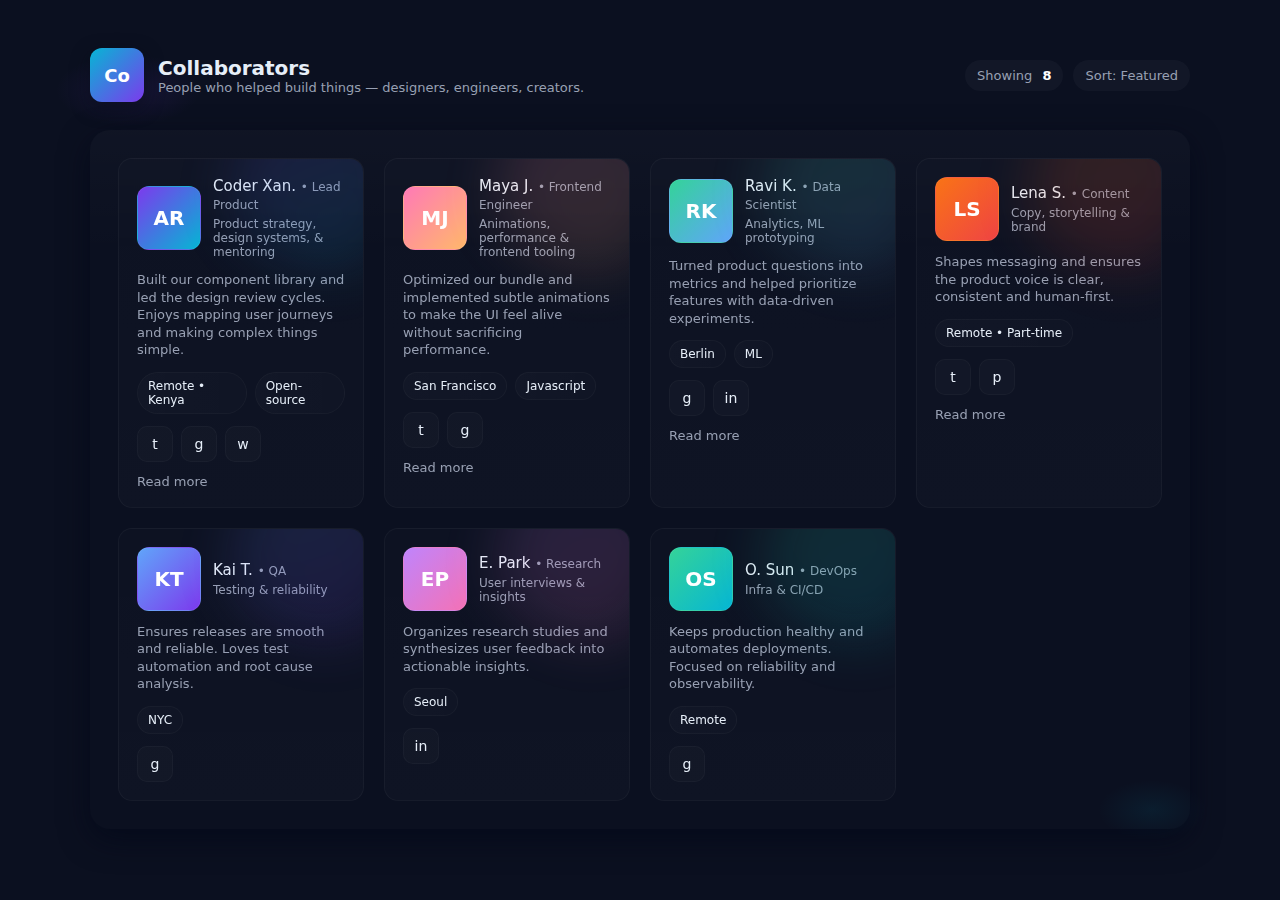
<file: collabo.html>
<!doctype html>
<html lang="en">
<head>
  <meta charset="utf-8" />
  <meta name="viewport" content="width=device-width,initial-scale=1" />
  <title>Collaborators • Showcase</title>
  <style>
    :root{
      --bg:#0b1020;
      --card:#0f1724;
      --muted:#98a0b3;
      --accent1: linear-gradient(135deg,#7c3aed,#06b6d4);
      --accent2: linear-gradient(135deg,#ff7ab6,#ffb86b);
      --glass: rgba(255,255,255,0.03);
      --radius:18px;
      --max-width:1100px;
      font-family: Inter, ui-sans-serif, system-ui, -apple-system, "Segoe UI", Roboto, "Helvetica Neue", Arial;
    }

    *{box-sizing:border-box}
    html,body{height:100%}
    body{
      margin:0;
      background: radial-gradient(1200px 600px at 10% 10%, rgba(124,58,237,0.12), transparent 6%),
                  radial-gradient(900px 500px at 90% 90%, rgba(6,182,212,0.08), transparent 6%),
                  var(--bg);
      color:#e6eef8;
      -webkit-font-smoothing:antialiased;
      -moz-osx-font-smoothing:grayscale;
      padding:48px 20px;
      display:flex;
      align-items:flex-start;
      justify-content:center;
    }

    .wrap{
      width:100%;
      max-width:var(--max-width);
    }

    header{
      display:flex;
      align-items:center;
      justify-content:space-between;
      gap:16px;
      margin-bottom:28px;
    }

    .brand{
      display:flex;align-items:center;gap:14px
    }
    .logo{
      width:54px;height:54px;border-radius:12px;
      background:linear-gradient(135deg,#06b6d4,#7c3aed);
      display:grid;place-items:center;font-weight:700;font-size:18px;color:white;box-shadow:0 6px 18px rgba(7,12,24,0.6);
    }
    h1{font-size:20px;margin:0}
    p.lead{margin:0;color:var(--muted);font-size:13px}

    .controls{display:flex;gap:10px;align-items:center}
    .pill{background:var(--glass);padding:8px 12px;border-radius:999px;font-size:13px;color:var(--muted)}

    main{
      background:linear-gradient(180deg, rgba(255,255,255,0.02), transparent 18%);
      border-radius:20px; padding:28px; box-shadow:0 10px 30px rgba(2,6,23,0.6);
    }

    .grid{
      display:grid;
      grid-template-columns:repeat(auto-fit,minmax(220px,1fr));
      gap:20px;
    }

    /* Card */
    .card{
      background:linear-gradient(180deg, rgba(255,255,255,0.01), rgba(255,255,255,0.02));
      border-radius:14px; padding:18px; position:relative; overflow:hidden;
      transition:transform .36s cubic-bezier(.2,.9,.2,1), box-shadow .36s;
      border:1px solid rgba(255,255,255,0.04);
      backdrop-filter: blur(6px);
    }
    .card:focus-within, .card:hover{transform:translateY(-8px);box-shadow:0 18px 40px rgba(2,8,30,0.6)}

    .avatar{
      width:64px;height:64px;border-radius:12px;display:inline-grid;place-items:center;font-weight:700;font-size:20px;color:#fff;
      margin-right:12px;flex-shrink:0;border:1px solid rgba(255,255,255,0.06);
    }

    .head{display:flex;align-items:center}

    .name{font-size:15px;margin:0}
    .role{font-size:12px;color:var(--muted);margin-top:4px}

    .meta{display:flex;gap:8px;align-items:center;margin-top:12px}
    .badge{padding:6px 10px;border-radius:999px;font-size:12px;background:linear-gradient(90deg, rgba(255,255,255,0.02), rgba(255,255,255,0.01));border:1px solid rgba(255,255,255,0.03)}

    .bio{margin-top:12px;font-size:13px;color:var(--muted);line-height:1.35}

    .socials{display:flex;gap:8px;margin-top:12px}
    .icon{width:36px;height:36px;border-radius:10px;display:grid;place-items:center;background:rgba(255,255,255,0.02);border:1px solid rgba(255,255,255,0.03);text-decoration:none;color:inherit;font-size:14px}

    /* gradient accent bar */
    .accent{position:absolute;right:-40px;top:-60px;width:170px;height:170px;border-radius:40%;filter:blur(28px);opacity:.14;transform:rotate(25deg)}

    /* details summary tidy */
    details{margin-top:12px}
    summary{list-style:none;cursor:pointer;font-size:13px;color:var(--muted)}
    summary::-webkit-details-marker{display:none}

    /* Responsive header */
    @media (max-width:560px){
      header{flex-direction:column;align-items:flex-start;gap:12px}
      .brand{gap:10px}
    }

    /* print */
    @media print{
      body{background:white;color:black}
      main{box-shadow:none;background:white}
      .accent,.icon{display:none}
    }
  </style>
</head>
<body>
  <div class="wrap">
    <header>
      <div class="brand">
        <div class="logo">Co</div>
        <div>
          <h1>Collaborators</h1>
          <p class="lead">People who helped build things — designers, engineers, creators.</p>
        </div>
      </div>
      <div class="controls">
        <div class="pill">Showing <strong style="color:#fff;margin-left:6px">8</strong></div>
        <div class="pill">Sort: Featured</div>
      </div>
    </header>

    <main>
      <section class="grid">

        <!-- Card 1 -->
        <article class="card" tabindex="0">
          <div class="accent" style="background:var(--accent1)"></div>
          <div class="head">
            <div class="avatar" style="background:linear-gradient(135deg,#7c3aed,#06b6d4)">AR</div>
            <div>
              <p class="name">Coder Xan. <span class="role">• Lead Product</span></p>
              <div class="role">Product strategy, design systems, & mentoring</div>
            </div>
          </div>

          <p class="bio">Built our component library and led the design review cycles. Enjoys mapping user journeys and making complex things simple.</p>

          <div class="meta">
            <div class="badge">Remote • Kenya</div>
            <div class="badge">Open-source</div>
          </div>

          <div class="socials">
            <a class="icon" href="#" aria-label="Twitter">t</a>
            <a class="icon" href="#" aria-label="GitHub">g</a>
            <a class="icon" href="#" aria-label="Website">w</a>
          </div>

          <details>
            <summary>Read more</summary>
            <div style="margin-top:8px;color:var(--muted);font-size:13px">Previously built design systems at startups and consulted on accessibility. Loves type and coffee.</div>
          </details>
        </article>

        <!-- Card 2 -->
        <article class="card" tabindex="0">
          <div class="accent" style="background:var(--accent2)"></div>
          <div class="head">
            <div class="avatar" style="background:linear-gradient(135deg,#ff7ab6,#ffb86b)">MJ</div>
            <div>
              <p class="name">Maya J. <span class="role">• Frontend Engineer</span></p>
              <div class="role">Animations, performance & frontend tooling</div>
            </div>
          </div>

          <p class="bio">Optimized our bundle and implemented subtle animations to make the UI feel alive without sacrificing performance.</p>

          <div class="meta">
            <div class="badge">San Francisco</div>
            <div class="badge">Javascript</div>
          </div>

          <div class="socials">
            <a class="icon" href="#" aria-label="Twitter">t</a>
            <a class="icon" href="#" aria-label="GitHub">g</a>
          </div>

          <details>
            <summary>Read more</summary>
            <div style="margin-top:8px;color:var(--muted);font-size:13px">Keeps accessibility in check and builds developer tooling that saves time for the whole team.</div>
          </details>
        </article>

        <!-- Card 3 -->
        <article class="card" tabindex="0">
          <div class="accent" style="background:linear-gradient(135deg,#34d399,#60a5fa)"></div>
          <div class="head">
            <div class="avatar" style="background:linear-gradient(135deg,#34d399,#60a5fa)">RK</div>
            <div>
              <p class="name">Ravi K. <span class="role">• Data Scientist</span></p>
              <div class="role">Analytics, ML prototyping</div>
            </div>
          </div>

          <p class="bio">Turned product questions into metrics and helped prioritize features with data-driven experiments.</p>

          <div class="meta">
            <div class="badge">Berlin</div>
            <div class="badge">ML</div>
          </div>

          <div class="socials">
            <a class="icon" href="#" aria-label="GitHub">g</a>
            <a class="icon" href="#" aria-label="LinkedIn">in</a>
          </div>

          <details>
            <summary>Read more</summary>
            <div style="margin-top:8px;color:var(--muted);font-size:13px">Built internal dashboards and ran causal analysis to inform roadmaps.</div>
          </details>
        </article>

        <!-- Card 4 -->
        <article class="card" tabindex="0">
          <div class="accent" style="background:linear-gradient(135deg,#f97316,#ef4444)"></div>
          <div class="head">
            <div class="avatar" style="background:linear-gradient(135deg,#f97316,#ef4444)">LS</div>
            <div>
              <p class="name">Lena S. <span class="role">• Content</span></p>
              <div class="role">Copy, storytelling & brand</div>
            </div>
          </div>

          <p class="bio">Shapes messaging and ensures the product voice is clear, consistent and human-first.</p>

          <div class="meta">
            <div class="badge">Remote • Part-time</div>
          </div>

          <div class="socials">
            <a class="icon" href="#" aria-label="Twitter">t</a>
            <a class="icon" href="#" aria-label="Portfolio">p</a>
          </div>

          <details>
            <summary>Read more</summary>
            <div style="margin-top:8px;color:var(--muted);font-size:13px">Writes launch copy, blog posts and interviews. Focused on clear outcomes and customer empathy.</div>
          </details>
        </article>

        <!-- Add as many cards as needed; each card is pure HTML/CSS -->

        <!-- Example smaller card -->
        <article class="card" tabindex="0">
          <div class="accent" style="background:linear-gradient(135deg,#60a5fa,#7c3aed)"></div>
          <div class="head">
            <div class="avatar" style="background:linear-gradient(135deg,#60a5fa,#7c3aed)">KT</div>
            <div>
              <p class="name">Kai T. <span class="role">• QA</span></p>
              <div class="role">Testing & reliability</div>
            </div>
          </div>

          <p class="bio">Ensures releases are smooth and reliable. Loves test automation and root cause analysis.</p>

          <div class="meta"><div class="badge">NYC</div></div>

          <div class="socials"><a class="icon" href="#">g</a></div>
        </article>

        <article class="card" tabindex="0">
          <div class="accent" style="background:linear-gradient(135deg,#c084fc,#f472b6)"></div>
          <div class="head">
            <div class="avatar" style="background:linear-gradient(135deg,#c084fc,#f472b6)">EP</div>
            <div>
              <p class="name">E. Park <span class="role">• Research</span></p>
              <div class="role">User interviews & insights</div>
            </div>
          </div>

          <p class="bio">Organizes research studies and synthesizes user feedback into actionable insights.</p>

          <div class="meta"><div class="badge">Seoul</div></div>

          <div class="socials"><a class="icon" href="#">in</a></div>
        </article>

        <article class="card" tabindex="0">
          <div class="accent" style="background:linear-gradient(135deg,#34d399,#06b6d4)"></div>
          <div class="head">
            <div class="avatar" style="background:linear-gradient(135deg,#34d399,#06b6d4)">OS</div>
            <div>
              <p class="name">O. Sun <span class="role">• DevOps</span></p>
              <div class="role">Infra & CI/CD</div>
            </div>
          </div>

          <p class="bio">Keeps production healthy and automates deployments. Focused on reliability and observability.</p>

          <div class="meta"><div class="badge">Remote</div></div>

          <div class="socials"><a class="icon" href="#">g</a></div>
        </article>

      </section>
    </main>
  </div>
</body>
</html>
</file>
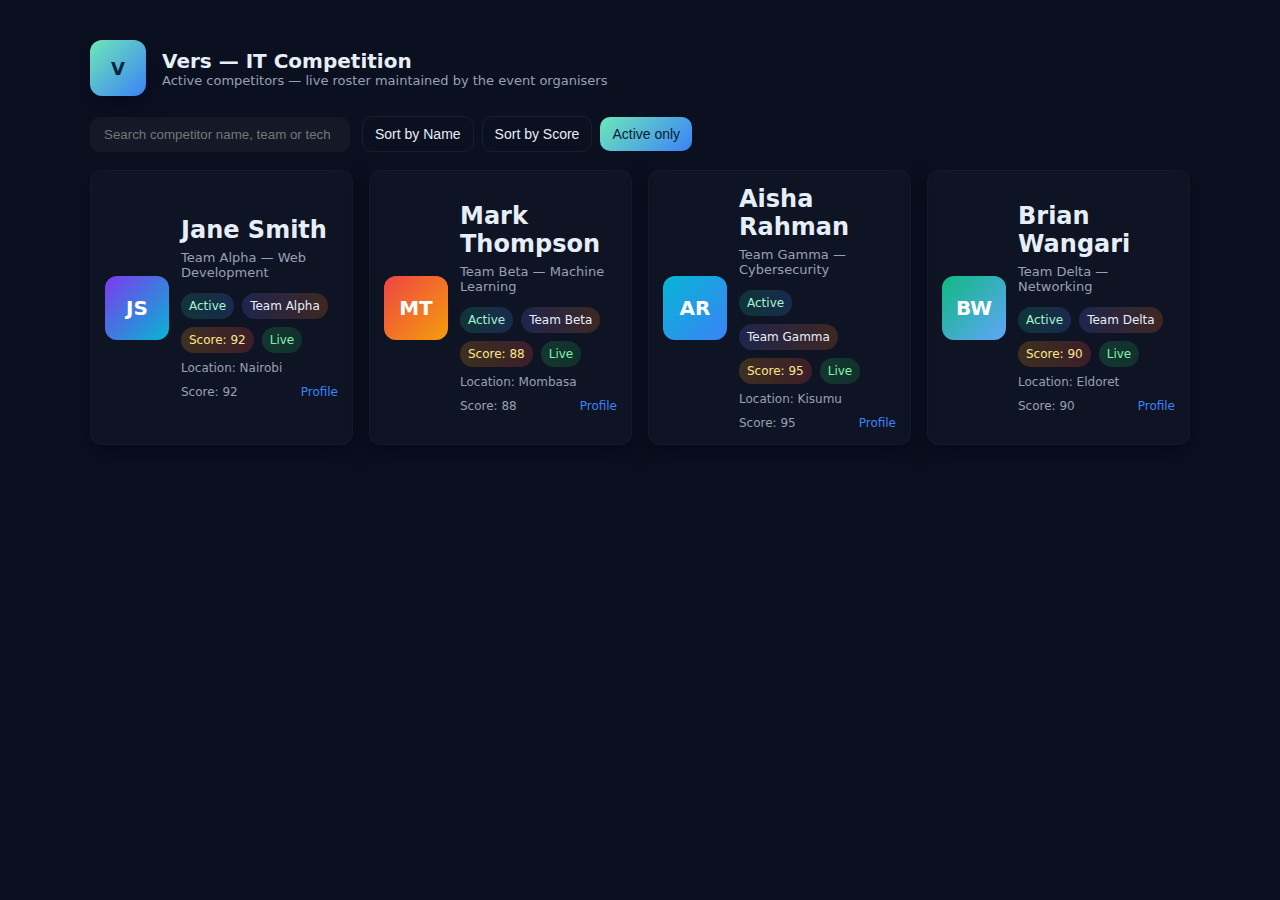
<file: comp.html>
<!doctype html>
<html lang="en">
<head>
  <meta charset="utf-8" />
  <meta name="viewport" content="width=device-width,initial-scale=1" />
  <title>Vers — Active Competitors</title>
  <style>
    :root{
      --bg:#0b1020;
      --card:#0f1724;
      --muted:#98a0b3;
      --accent-1:linear-gradient(135deg,#6ee7b7 0%, #3b82f6 100%);
      --shadow: 0 8px 20px rgba(2,6,23,0.6);
      font-family: Inter, ui-sans-serif, system-ui, -apple-system, 'Segoe UI', Roboto, 'Helvetica Neue', Arial;
    }
    *{box-sizing:border-box}
    html,body{height:100%}
    body{
      margin:0;
      background:var(--bg);
      color:#e6eef8;
      -webkit-font-smoothing:antialiased;
      -moz-osx-font-smoothing:grayscale;
      padding:40px 24px;
      display:flex;
      align-items:flex-start;
      justify-content:center;
    }
    .container{width:1100px;max-width:100%;}
    header{display:flex;align-items:center;gap:16px;margin-bottom:20px;}
    .logo{width:56px;height:56px;border-radius:12px;background:var(--accent-1);box-shadow:var(--shadow);display:flex;align-items:center;justify-content:center;font-weight:700;color:#04263b;font-size:18px;}
    header h1{margin:0;font-size:20px;}
    header p{margin:0;color:var(--muted);font-size:13px;}
    .controls{display:flex;gap:12px;align-items:center;margin-bottom:18px;flex-wrap:wrap}
    .search{appearance:none;border:0;padding:10px 14px;border-radius:10px;background:rgba(255,255,255,0.04);color:inherit;min-width:260px;}
    .filters{display:flex;gap:8px;align-items:center}
    .btn{padding:9px 12px;border-radius:10px;background:transparent;border:1px solid rgba(255,255,255,0.06);cursor:pointer;color:inherit;font-size:14px}
    .btn.primary{background:var(--accent-1);color:#03203a;border:0;}
    .grid{display:grid;grid-template-columns:repeat(auto-fill,minmax(260px,1fr));gap:16px;padding-bottom:24px}
    .card{background:rgba(255,255,255,0.02);border-radius:12px;padding:14px;border:1px solid rgba(255,255,255,0.03);box-shadow:var(--shadow);display:flex;gap:12px;align-items:center;transition:transform .18s ease;}
    .card:hover{transform:translateY(-6px);box-shadow:0 18px 40px rgba(2,6,23,0.7)}
    .avatar{width:64px;height:64px;border-radius:12px;display:flex;align-items:center;justify-content:center;font-weight:700;font-size:20px;color:white;}
    .info{flex:1;min-width:0}
    .name{font-weight:700;margin:0}
    .meta{margin-top:6px;color:var(--muted);font-size:13px}
    .badges{display:flex;gap:8px;align-items:center;margin-top:10px;flex-wrap:wrap}
    .badge{font-size:12px;padding:6px 8px;border-radius:999px;background:rgba(255,255,255,0.03);border:1px solid rgba(255,255,255,0.03)}
    .active{background:linear-gradient(90deg,#10b98133,#3b82f633);color:#a7f3d0;border:0}
    .team{background:linear-gradient(90deg,#6366f133,#f9731633);border:0}
    .score{background:linear-gradient(90deg,#f59e0b33,#ef444433);border:0;color:#fde68a}
    .live{background:linear-gradient(90deg,#22c55e33,#16a34a33);border:0;color:#86efac}
    .stats{display:flex;gap:10px;align-items:center;flex-wrap:wrap;margin-top:8px}
    .stat{font-size:12px;color:var(--muted)}
    .profile-link{font-size:12px;color:#3b82f6;text-decoration:none;margin-left:auto}
    .avatar[data-color="1"]{background:linear-gradient(135deg,#7c3aed 0%, #06b6d4 100%)}
    .avatar[data-color="2"]{background:linear-gradient(135deg,#ef4444 0%, #f59e0b 100%)}
    .avatar[data-color="3"]{background:linear-gradient(135deg,#06b6d4 0%, #3b82f6 100%)}
    .avatar[data-color="4"]{background:linear-gradient(135deg,#10b981 0%, #60a5fa 100%)}
  </style>
</head>
<body>
  <div class="container">
    <header>
      <div class="logo">V</div>
      <div>
        <h1>Vers — IT Competition</h1>
        <p>Active competitors — live roster maintained by the event organisers</p>
      </div>
    </header>
    <div class="controls">
      <input class="search" id="searchInput" placeholder="Search competitor name, team or tech" aria-label="search competitors">
      <div class="filters">
        <button class="btn" data-sort="name">Sort by Name</button>
        <button class="btn" data-sort="score">Sort by Score</button>
        <button class="btn primary" data-sort="active">Active only</button>
      </div>
    </div>
    <section class="grid" id="roster">
      <article class="card">
        <div class="avatar" data-color="1">JS</div>
        <div class="info">
          <h2 class="name">Jane Smith</h2>
          <p class="meta">Team Alpha — Web Development</p>
          <div class="badges">
            <span class="badge active">Active</span>
            <span class="badge team">Team Alpha</span>
            <span class="badge score">Score: 92</span>
            <span class="badge live">Live</span>
          </div>
          <div class="stats">
            <span class="stat">Location: Nairobi</span>
            <span class="stat">Score: 92</span>
            <a href="#" class="profile-link">Profile</a>
          </div>
        </div>
      </article>
      <article class="card">
        <div class="avatar" data-color="2">MT</div>
        <div class="info">
          <h2 class="name">Mark Thompson</h2>
          <p class="meta">Team Beta — Machine Learning</p>
          <div class="badges">
            <span class="badge active">Active</span>
            <span class="badge team">Team Beta</span>
            <span class="badge score">Score: 88</span>
            <span class="badge live">Live</span>
          </div>
          <div class="stats">
            <span class="stat">Location: Mombasa</span>
            <span class="stat">Score: 88</span>
            <a href="#" class="profile-link">Profile</a>
          </div>
        </div>
      </article>
      <article class="card">
        <div class="avatar" data-color="3">AR</div>
        <div class="info">
          <h2 class="name">Aisha Rahman</h2>
          <p class="meta">Team Gamma — Cybersecurity</p>
          <div class="badges">
            <span class="badge active">Active</span>
            <span class="badge team">Team Gamma</span>
            <span class="badge score">Score: 95</span>
            <span class="badge live">Live</span>
          </div>
          <div class="stats">
            <span class="stat">Location: Kisumu</span>
            <span class="stat">Score: 95</span>
            <a href="#" class="profile-link">Profile</a>
          </div>
        </div>
      </article>
      <article class="card">
        <div class="avatar" data-color="4">BW</div>
        <div class="info">
          <h2 class="name">Brian Wangari</h2>
          <p class="meta">Team Delta — Networking</p>
          <div class="badges">
            <span class="badge active">Active</span>
            <span class="badge team">Team Delta</span>
            <span class="badge score">Score: 90</span>
            <span class="badge live">Live</span>
          </div>
          <div class="stats">
            <span class="stat">Location: Eldoret</span>
            <span class="stat">Score: 90</span>
            <a href="#" class="profile-link">Profile</a>
          </div>
        </div>
      </article>
    </section>
  </div>
  <script>
    const roster = document.getElementById('roster');
    const buttons = document.querySelectorAll('.filters .btn');
    const searchInput = document.getElementById('searchInput');

    // Sorting buttons
    buttons.forEach(btn => {
      btn.addEventListener('click', () => {
        const type = btn.dataset.sort;
        let cards = Array.from(roster.querySelectorAll('.card'));
        if(type === 'name'){
          cards.sort((a,b)=>a.querySelector('.name').textContent.localeCompare(b.querySelector('.name').textContent));
        } else if(type === 'score'){
          cards.sort((a,b)=>{
            let ascore = parseInt(a.querySelector('.stat:nth-child(2)').textContent.replace(/\D/g,''));
            let bscore = parseInt(b.querySelector('.stat:nth-child(2)').textContent.replace(/\D/g,''));
            return bscore - ascore;
          });
        } else if(type === 'active'){
          cards = cards.filter(card => card.querySelector('.badge.active'));
        }
        roster.innerHTML = '';
        cards.forEach(c=>roster.appendChild(c));
      });
    });

    // Search functionality
    searchInput.addEventListener('input', e => {
      const term = e.target.value.toLowerCase();
      document.querySelectorAll('#roster .card').forEach(card => {
        const text = card.innerText.toLowerCase();
        card.style.display = text.includes(term) ? '' : 'none';
      });
    });
  </script>
</body>
</html>
</file>
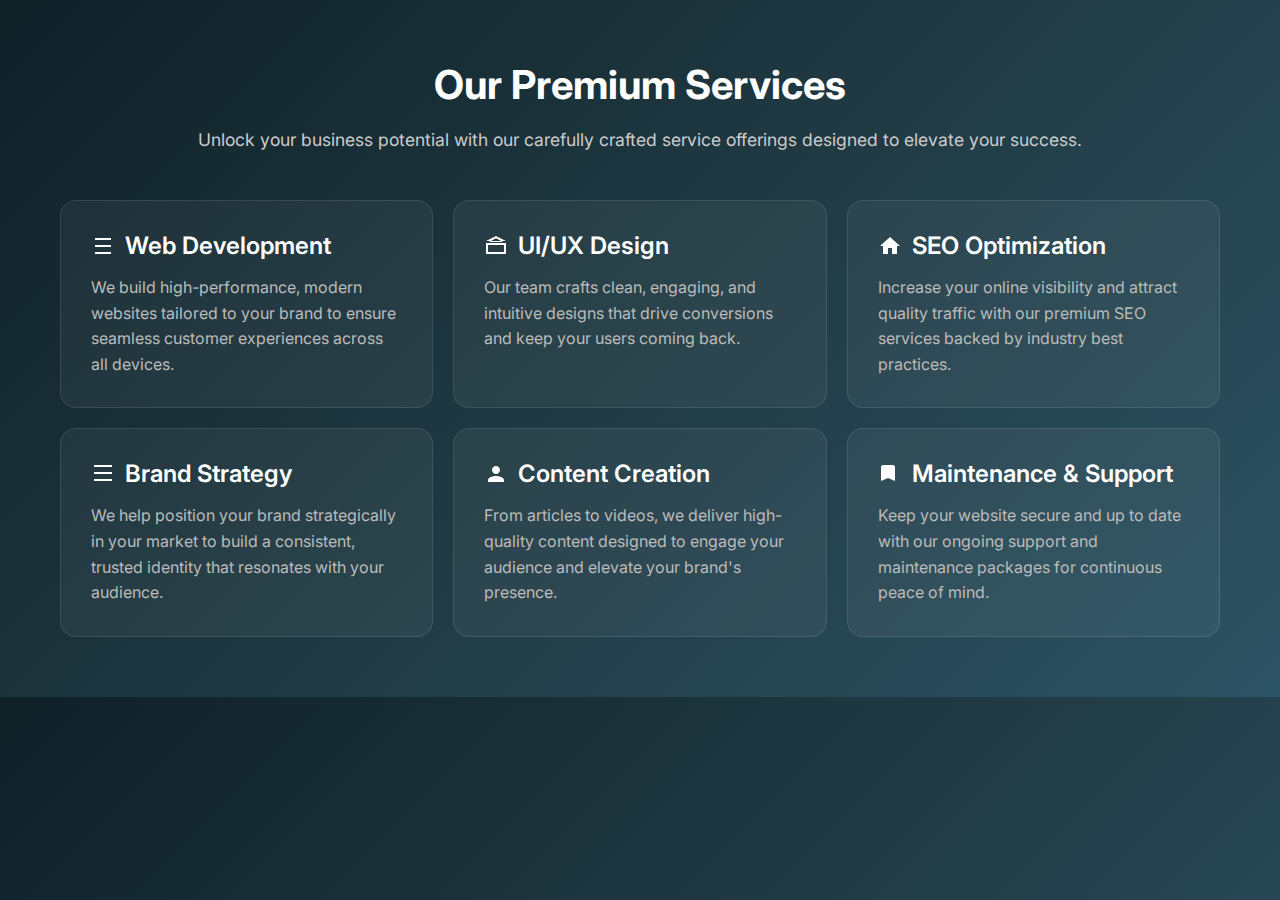
<file: services.html>
<!DOCTYPE html>
<html lang="en">
<head>
    <meta charset="UTF-8">
    <meta name="viewport" content="width=device-width, initial-scale=1.0">
    <title>Our Premium Services</title>
    <link href="https://fonts.googleapis.com/css2?family=Inter:wght@400;600;700&display=swap" rel="stylesheet">
    <style>
        * { box-sizing: border-box; margin: 0; padding: 0; font-family: 'Inter', sans-serif; }
        body { background: linear-gradient(135deg, #0f2027, #203a43, #2c5364); color: #fff; padding: 40px; }
        .container { max-width: 1200px; margin: auto; padding: 20px; }
        h1 { text-align: center; font-size: 2.5rem; margin-bottom: 20px; font-weight: 700; color: #ffffff; }
        p.subtext { text-align: center; color: #cccccc; font-size: 1.1rem; margin-bottom: 50px; }
        .services { display: grid; grid-template-columns: repeat(auto-fit, minmax(280px, 1fr)); gap: 20px; }
        .service-card { background: rgba(255, 255, 255, 0.05); border: 1px solid rgba(255, 255, 255, 0.1); border-radius: 16px; padding: 30px; transition: transform 0.3s ease, background 0.3s ease; }
        .service-card:hover { transform: translateY(-10px); background: rgba(255, 255, 255, 0.1); }
        .service-card h2 { font-size: 1.5rem; margin-bottom: 15px; font-weight: 600; display: flex; align-items: center; gap: 10px; }
        .icon { width: 24px; height: 24px; fill: #ffffff; flex-shrink: 0; }
        .service-card p { color: #bbbbbb; line-height: 1.6; }
        @media (max-width: 600px) { h1 { font-size: 2rem; } .service-card { padding: 20px; } }
    </style>
</head>
<body>
    <div class="container">
        <h1>Our Premium Services</h1>
        <p class="subtext">Unlock your business potential with our carefully crafted service offerings designed to elevate your success.</p>
        <div class="services">
            <div class="service-card">
                <h2><svg class="icon" viewBox="0 0 24 24"><path d="M4 4h16v2H4zm0 14h16v2H4zm0-7h16v2H4z"/></svg>Web Development</h2>
                <p>We build high-performance, modern websites tailored to your brand to ensure seamless customer experiences across all devices.</p>
            </div>
            <div class="service-card">
                <h2><svg class="icon" viewBox="0 0 24 24"><path d="M12 2L2 7h20L12 2zm0 2.3l7 3.7H5l7-3.7zM2 9v11h20V9H2zm2 2h16v7H4v-7z"/></svg>UI/UX Design</h2>
                <p>Our team crafts clean, engaging, and intuitive designs that drive conversions and keep your users coming back.</p>
            </div>
            <div class="service-card">
                <h2><svg class="icon" viewBox="0 0 24 24"><path d="M10 20v-6h4v6h5v-8h3L12 3 2 12h3v8z"/></svg>SEO Optimization</h2>
                <p>Increase your online visibility and attract quality traffic with our premium SEO services backed by industry best practices.</p>
            </div>
            <div class="service-card">
                <h2><svg class="icon" viewBox="0 0 24 24"><path d="M3 3h18v2H3zm0 7h18v2H3zm0 7h18v2H3z"/></svg>Brand Strategy</h2>
                <p>We help position your brand strategically in your market to build a consistent, trusted identity that resonates with your audience.</p>
            </div>
            <div class="service-card">
                <h2><svg class="icon" viewBox="0 0 24 24"><path d="M12 12c2.21 0 4-1.79 4-4S14.21 4 12 4 8 5.79 8 8s1.79 4 4 4zm0 2c-2.67 0-8 1.34-8 4v2h16v-2c0-2.66-5.33-4-8-4z"/></svg>Content Creation</h2>
                <p>From articles to videos, we deliver high-quality content designed to engage your audience and elevate your brand's presence.</p>
            </div>
            <div class="service-card">
                <h2><svg class="icon" viewBox="0 0 24 24"><path d="M19 3H5c-1.1 0-2 .9-2 2v14l7-3 7 3V5c0-1.1-.9-2-2-2z"/></svg>Maintenance & Support</h2>
                <p>Keep your website secure and up to date with our ongoing support and maintenance packages for continuous peace of mind.</p>
            </div>
        </div>
    </div>
</body>
</html>
</file>
